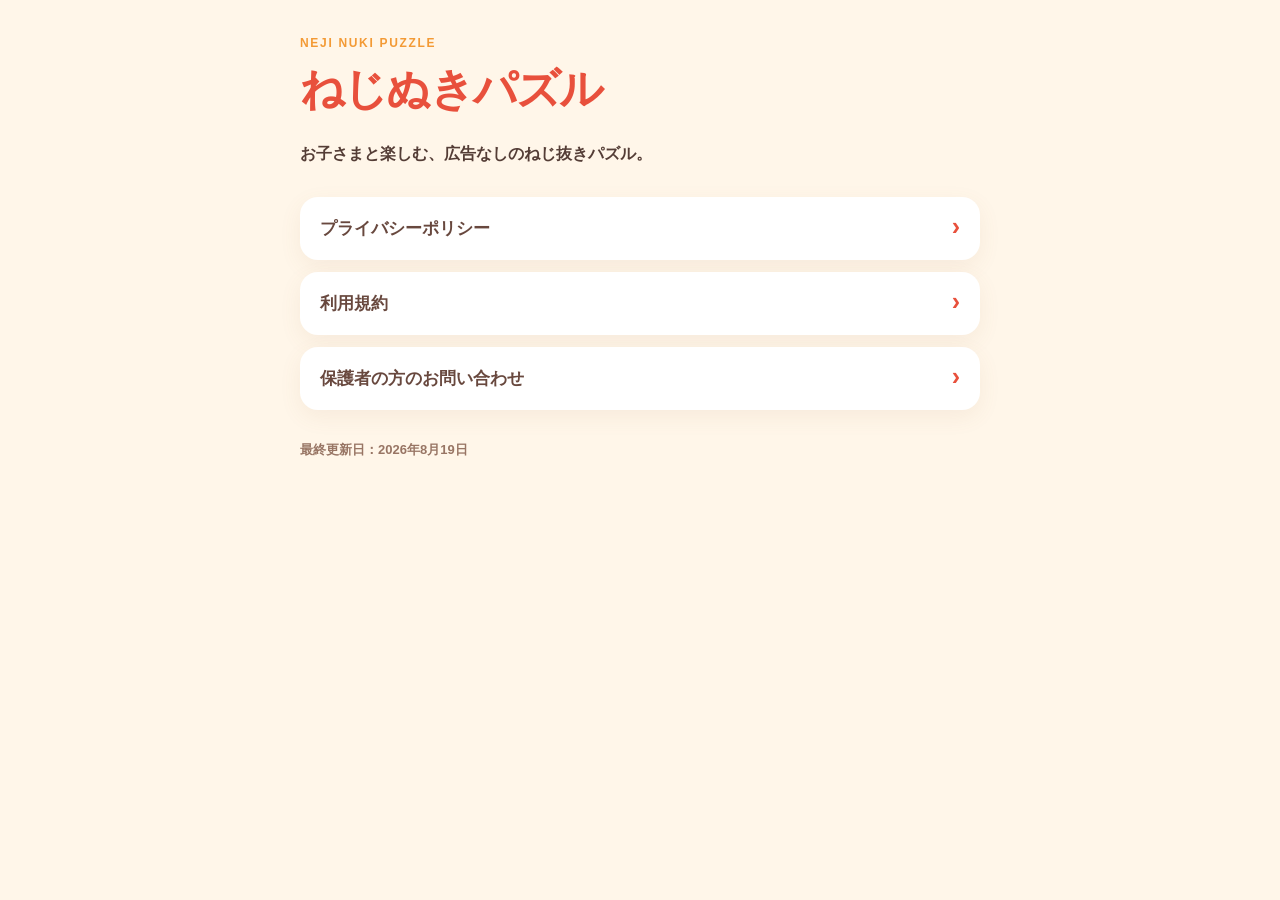
<file: index.html>
<!doctype html>
<html lang="ja">
  <head>
    <meta charset="utf-8">
    <meta name="viewport" content="width=device-width, initial-scale=1">
    <title>ねじぬきパズル | サポート</title>
    <link rel="stylesheet" href="./style.css">
  </head>
  <body>
    <main>
      <p class="eyebrow">NEJI NUKI PUZZLE</p>
      <h1>ねじぬきパズル</h1>
      <p class="lead">お子さまと楽しむ、広告なしのねじ抜きパズル。</p>
      <nav aria-label="サポート情報">
        <a href="./privacy.html">プライバシーポリシー <span>›</span></a>
        <a href="./terms.html">利用規約 <span>›</span></a>
        <a href="https://github.com/amino1226/neji-nuki-support/issues/new">保護者の方のお問い合わせ <span>›</span></a>
      </nav>
      <p class="updated">最終更新日：2026年8月19日</p>
    </main>
  </body>
</html>
</file>
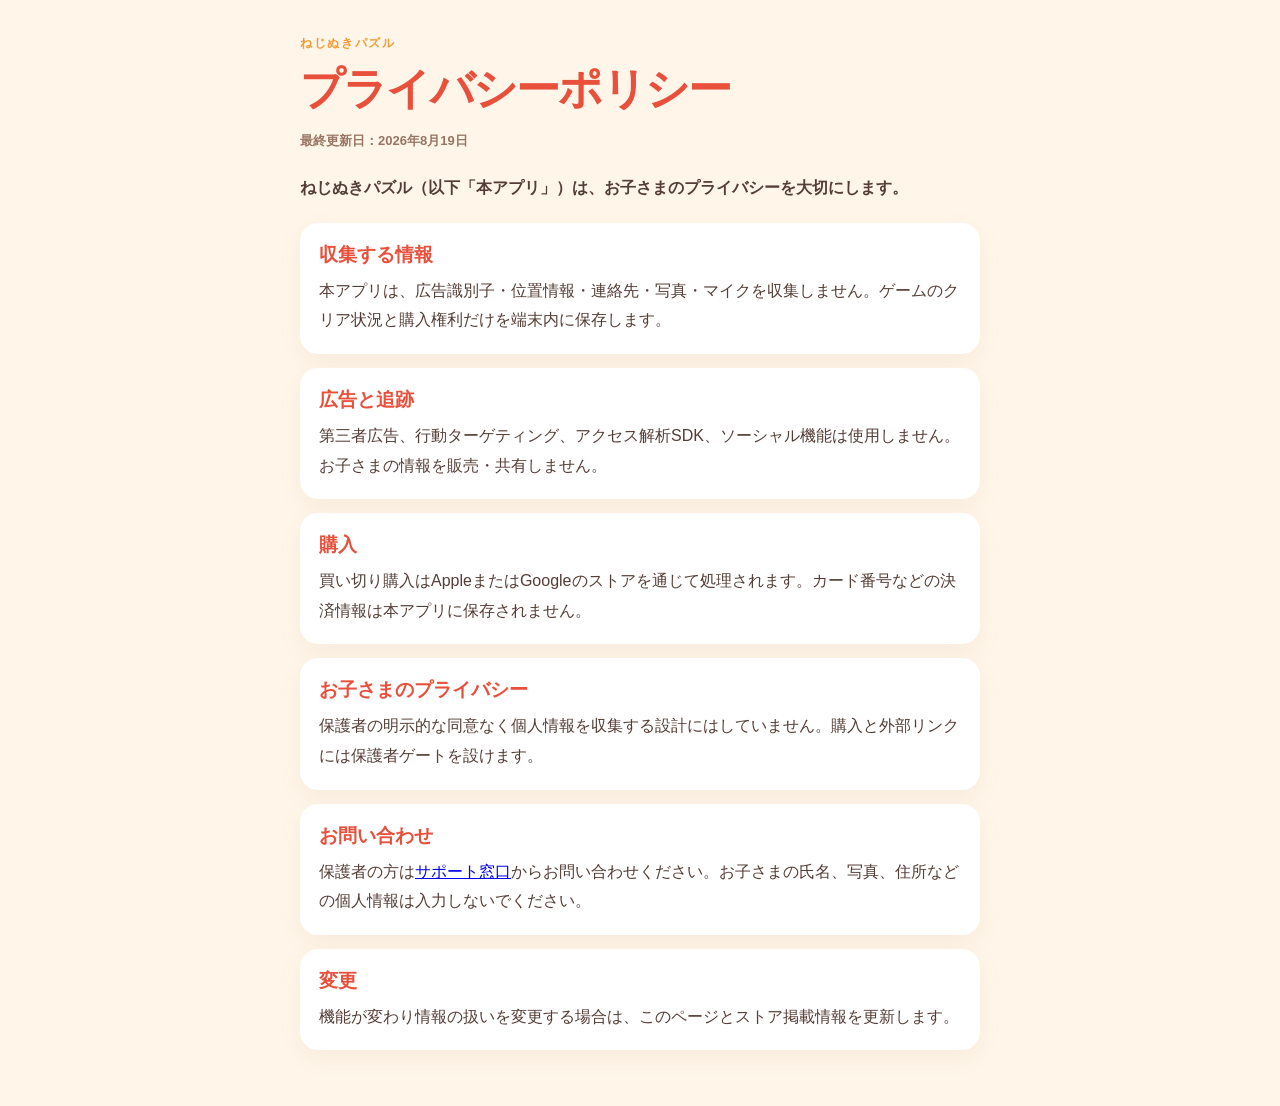
<file: privacy.html>
<!doctype html>
<html lang="ja">
  <head>
    <meta charset="utf-8">
    <meta name="viewport" content="width=device-width, initial-scale=1">
    <title>プライバシーポリシー | ねじぬきパズル</title>
    <link rel="stylesheet" href="./style.css">
  </head>
  <body>
    <main>
      <p class="eyebrow"><a href="./index.html">ねじぬきパズル</a></p>
      <h1>プライバシーポリシー</h1>
      <p class="updated">最終更新日：2026年8月19日</p>
      <p class="lead">ねじぬきパズル（以下「本アプリ」）は、お子さまのプライバシーを大切にします。</p>
      <section><h2>収集する情報</h2><p>本アプリは、広告識別子・位置情報・連絡先・写真・マイクを収集しません。ゲームのクリア状況と購入権利だけを端末内に保存します。</p></section>
      <section><h2>広告と追跡</h2><p>第三者広告、行動ターゲティング、アクセス解析SDK、ソーシャル機能は使用しません。お子さまの情報を販売・共有しません。</p></section>
      <section><h2>購入</h2><p>買い切り購入はAppleまたはGoogleのストアを通じて処理されます。カード番号などの決済情報は本アプリに保存されません。</p></section>
      <section><h2>お子さまのプライバシー</h2><p>保護者の明示的な同意なく個人情報を収集する設計にはしていません。購入と外部リンクには保護者ゲートを設けます。</p></section>
      <section><h2>お問い合わせ</h2><p>保護者の方は<a href="https://github.com/amino1226/neji-nuki-support/issues/new">サポート窓口</a>からお問い合わせください。お子さまの氏名、写真、住所などの個人情報は入力しないでください。</p></section>
      <section><h2>変更</h2><p>機能が変わり情報の扱いを変更する場合は、このページとストア掲載情報を更新します。</p></section>
    </main>
  </body>
</html>
</file>
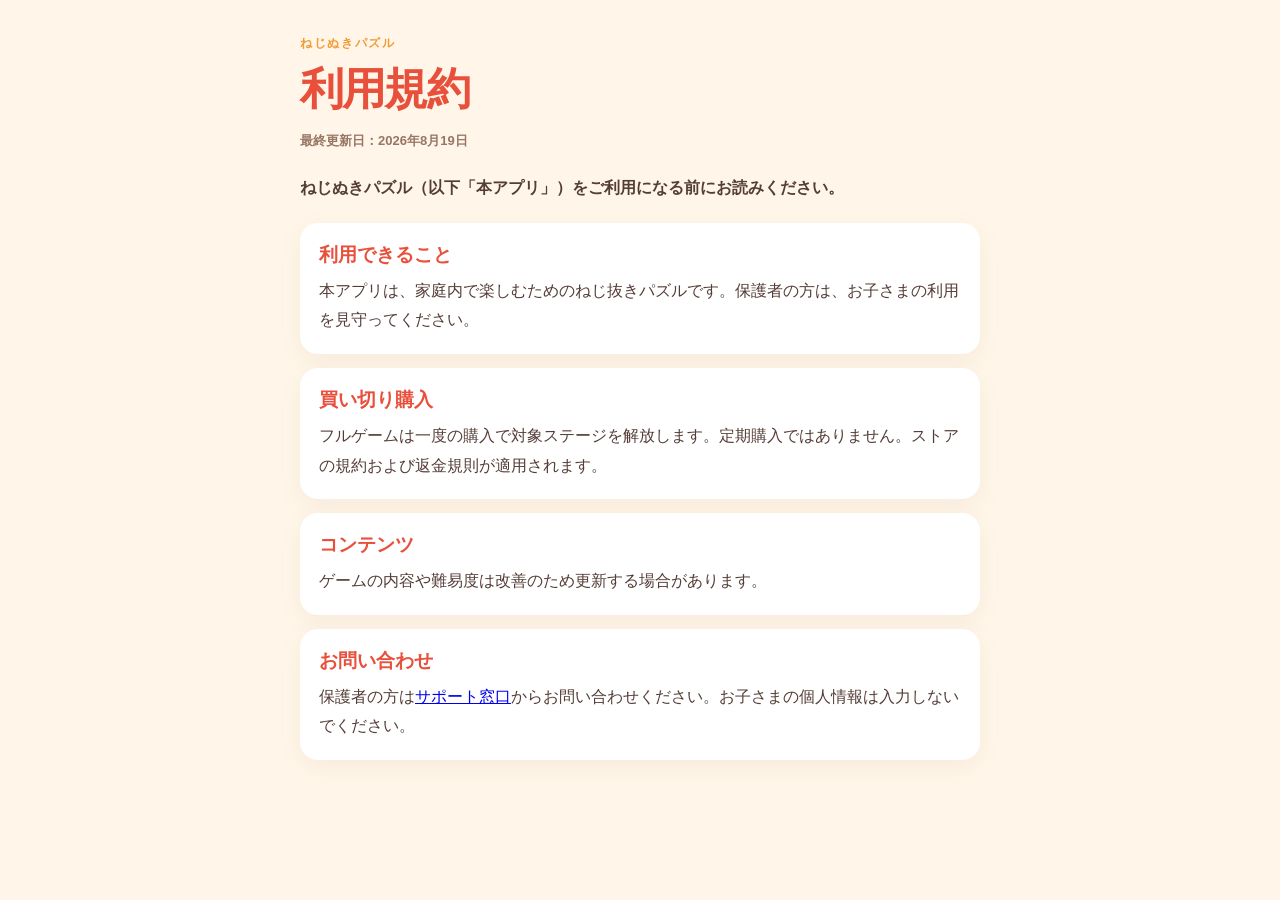
<file: terms.html>
<!doctype html>
<html lang="ja">
  <head>
    <meta charset="utf-8">
    <meta name="viewport" content="width=device-width, initial-scale=1">
    <title>利用規約 | ねじぬきパズル</title>
    <link rel="stylesheet" href="./style.css">
  </head>
  <body>
    <main>
      <p class="eyebrow"><a href="./index.html">ねじぬきパズル</a></p>
      <h1>利用規約</h1>
      <p class="updated">最終更新日：2026年8月19日</p>
      <p class="lead">ねじぬきパズル（以下「本アプリ」）をご利用になる前にお読みください。</p>
      <section><h2>利用できること</h2><p>本アプリは、家庭内で楽しむためのねじ抜きパズルです。保護者の方は、お子さまの利用を見守ってください。</p></section>
      <section><h2>買い切り購入</h2><p>フルゲームは一度の購入で対象ステージを解放します。定期購入ではありません。ストアの規約および返金規則が適用されます。</p></section>
      <section><h2>コンテンツ</h2><p>ゲームの内容や難易度は改善のため更新する場合があります。</p></section>
      <section><h2>お問い合わせ</h2><p>保護者の方は<a href="https://github.com/amino1226/neji-nuki-support/issues/new">サポート窓口</a>からお問い合わせください。お子さまの個人情報は入力しないでください。</p></section>
    </main>
  </body>
</html>
</file>
<file: style.css>
:root { color: #543d36; background: #fff6e9; font-family: -apple-system, BlinkMacSystemFont, "Hiragino Sans", "Noto Sans JP", sans-serif; }
* { box-sizing: border-box; }
body { margin: 0; padding: 32px 18px 56px; }
main { max-width: 680px; margin: 0 auto; }
h1 { color: #e8503c; font-size: clamp(30px, 7vw, 44px); letter-spacing: -.04em; margin: 6px 0 10px; }
h2 { color: #e8503c; font-size: 19px; margin: 0 0 8px; }
p { font-size: 16px; line-height: 1.85; margin: 0; }
.eyebrow { color: #f39a35; font-size: 12px; font-weight: 800; letter-spacing: .14em; }.eyebrow a { color: inherit; text-decoration: none; }
.lead { font-weight: 700; margin: 20px 0; }.updated { color: #987564; font-size: 13px; font-weight: 700; }
section { background: #fff; border-radius: 18px; box-shadow: 0 7px 22px #9b684d15; margin-top: 14px; padding: 19px; }
nav { display: grid; gap: 12px; margin-top: 28px; } nav a { background: #fff; border-radius: 18px; color: #68483e; font-size: 17px; font-weight: 800; padding: 20px; text-decoration: none; box-shadow: 0 7px 22px #9b684d15; } nav span { color: #e8503c; float: right; font-size: 25px; line-height: 18px; }
nav + .updated { margin-top: 28px; }
</file>
